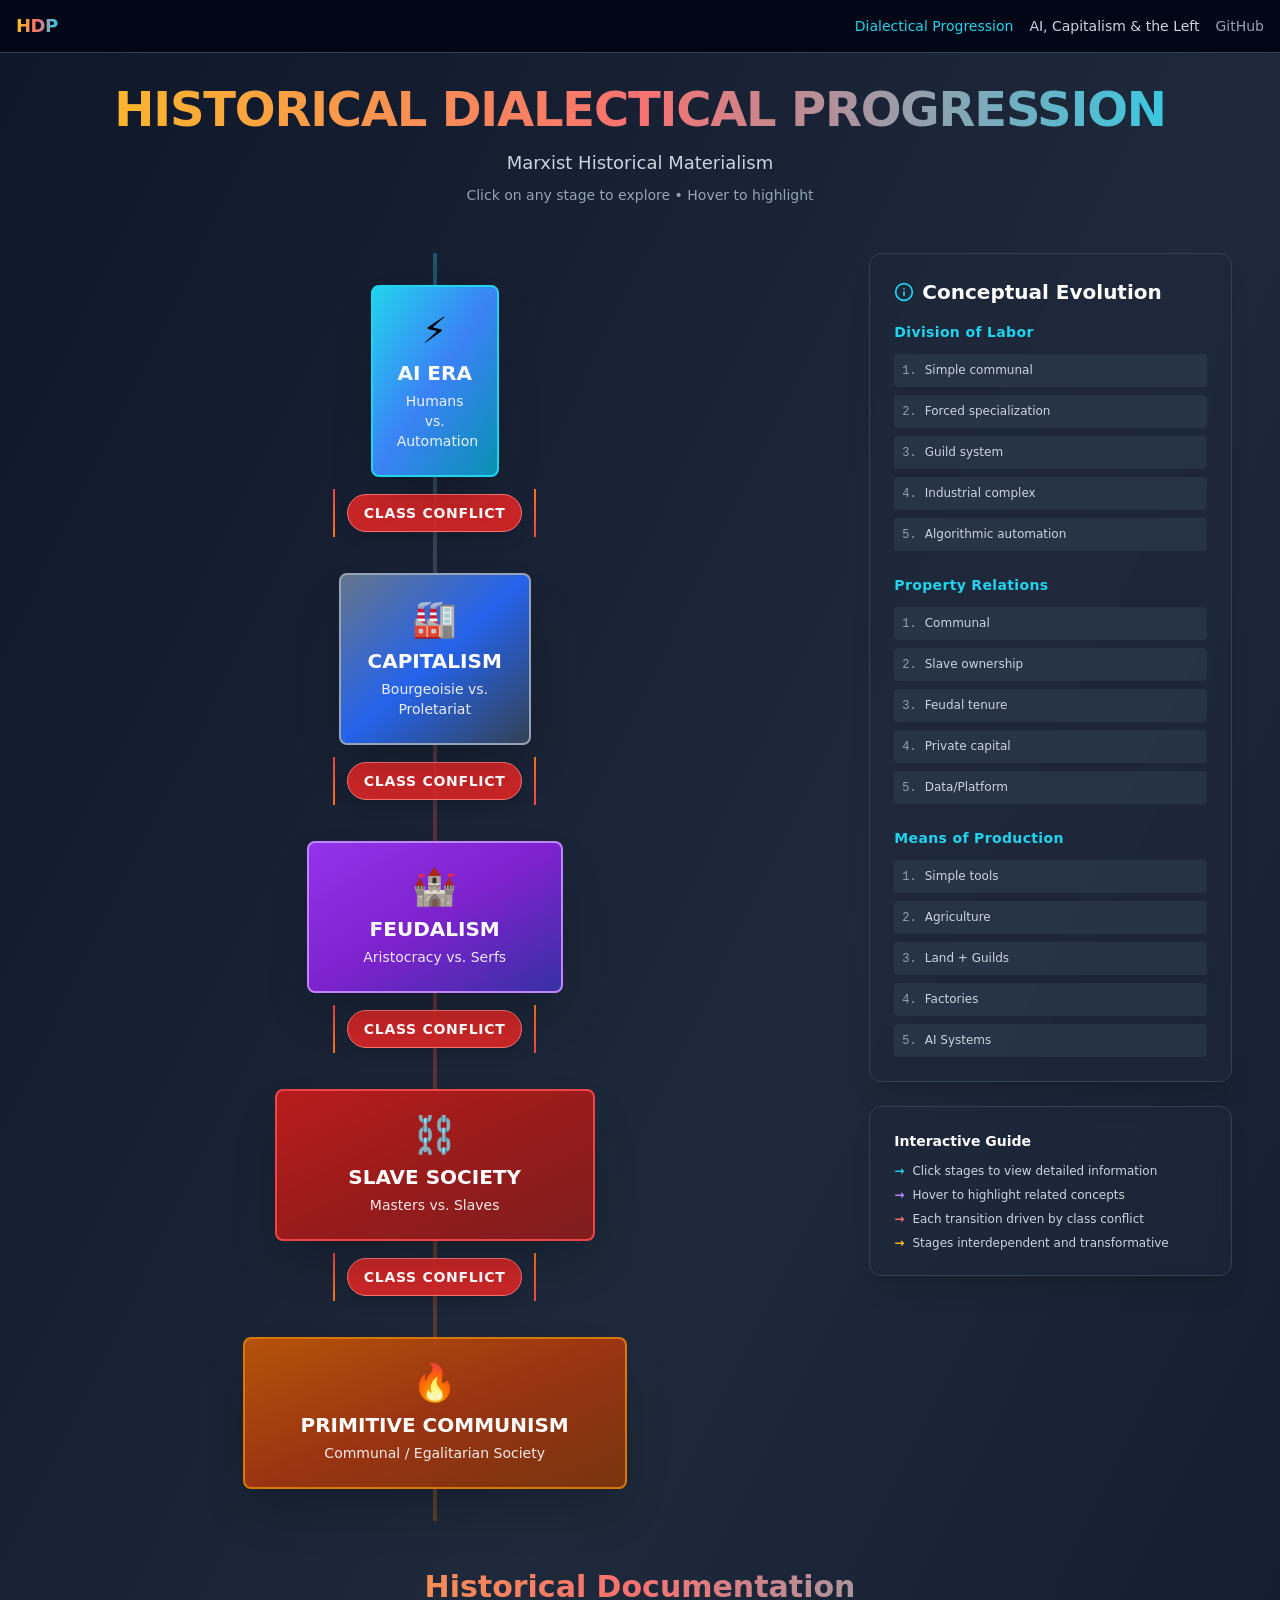
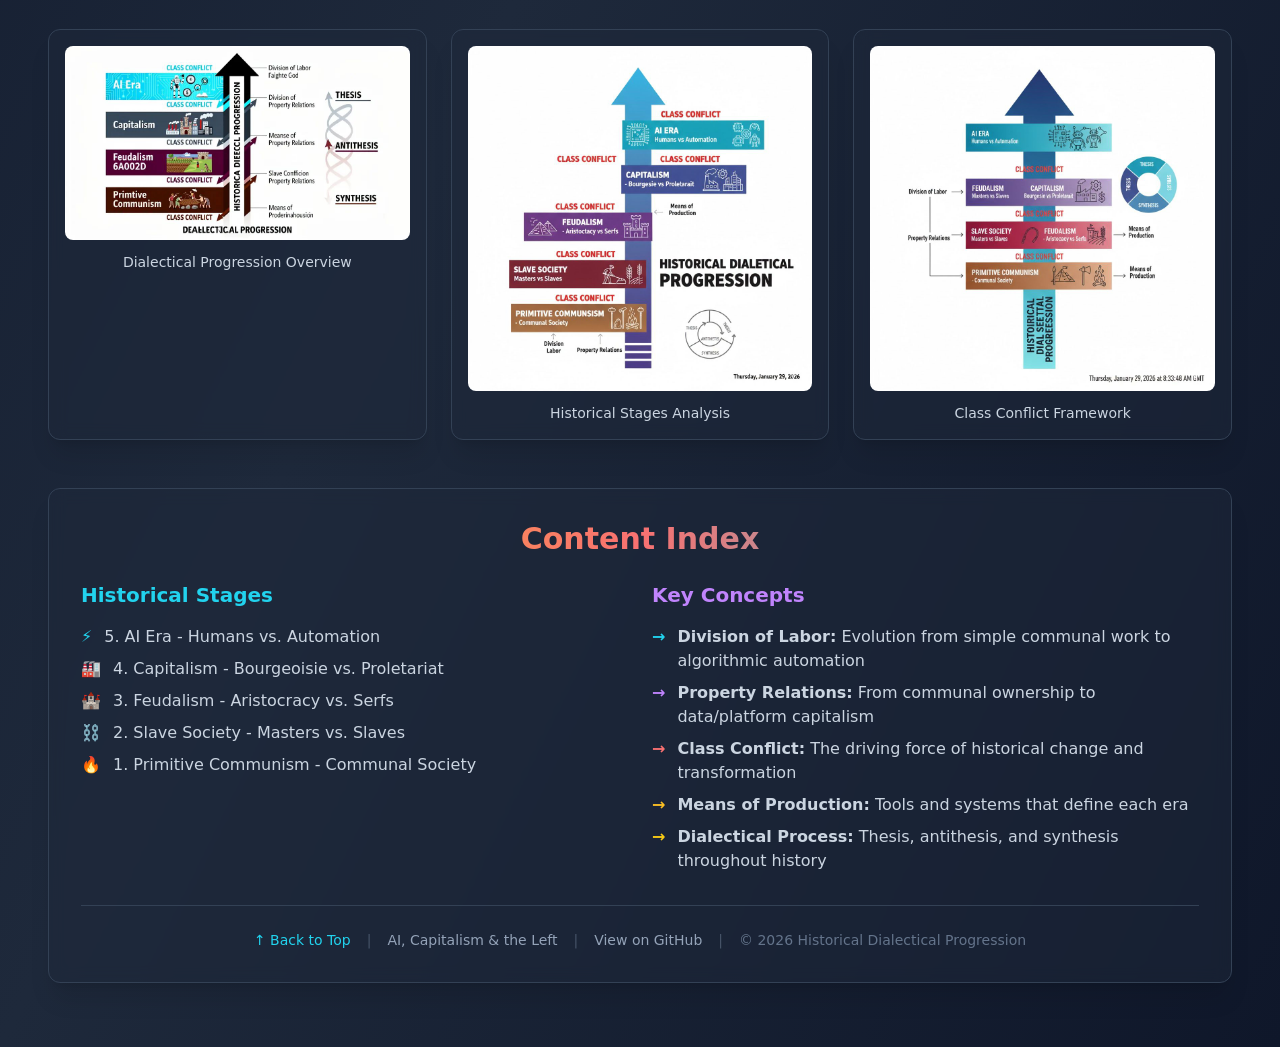
<file: index.html>
<!DOCTYPE html>
<html lang="en">
<head>
    <meta charset="UTF-8">
    <meta name="viewport" content="width=device-width, initial-scale=1.0">
    <title>Historical Dialectical Progression - Marxist Materialism</title>

    <!-- Precompiled Tailwind CSS (production) -->
    <link rel="stylesheet" href="styles.css">

    <style>
        body { margin: 0; padding: 0; overflow-x: hidden; }
        html { scroll-behavior: smooth; }
        @media (max-width: 640px) { .pyramid-stage { max-width: 90vw; } }
        @media (max-width: 768px) { .pyramid-stage { padding: 1rem; } }
        .historical-docs img { max-width: 100%; height: auto; }

        @keyframes fadeInUp { from { opacity: 0; transform: translateY(30px); } to { opacity: 1; transform: translateY(0); } }
        @keyframes fadeIn { from { opacity: 0; } to { opacity: 1; } }
        .animate-fadeIn { animation: fadeIn 0.3s ease-out; }
    </style>
</head>
<body class="bg-slate-900">
    <!-- Main Menu (shared across all pages) -->
    <nav class="sticky top-0 z-[60] bg-slate-950/90 backdrop-blur border-b border-slate-700">
      <div class="max-w-7xl mx-auto px-4 py-3 flex flex-wrap items-center justify-between gap-3">
        <a href="index.html" class="text-transparent bg-clip-text bg-gradient-to-r from-amber-400 via-red-400 to-cyan-400 font-bold tracking-tight text-lg">HDP</a>
        <div class="flex flex-wrap items-center gap-4 text-sm">
          <a href="index.html" class="text-cyan-400 hover:text-white transition-colors">Dialectical Progression</a>
          <a href="ai-capitalism-and-the-left.html" class="text-slate-300 hover:text-white transition-colors">AI, Capitalism &amp; the Left</a>
          <a href="https://github.com/rifaterdemsahin/historical-dialectical-progression" target="_blank" rel="noopener noreferrer" class="text-slate-400 hover:text-white transition-colors">GitHub</a>
        </div>
      </div>
    </nav>

    <div id="top" class="min-h-screen bg-gradient-to-br from-slate-900 via-slate-800 to-slate-900 p-8 font-sans overflow-x-hidden">
      <!-- Header -->
      <div class="max-w-7xl mx-auto mb-12 text-center px-4">
        <h1 class="text-3xl sm:text-4xl md:text-5xl font-bold text-transparent bg-clip-text bg-gradient-to-r from-amber-400 via-red-400 to-cyan-400 mb-4 tracking-tight">
          HISTORICAL DIALECTICAL PROGRESSION
        </h1>
        <p class="text-slate-300 text-base md:text-lg mb-2">Marxist Historical Materialism</p>
        <p class="text-slate-400 text-xs sm:text-sm">Click on any stage to explore • Hover to highlight</p>
      </div>

      <div class="max-w-7xl mx-auto grid lg:grid-cols-3 gap-8 lg:gap-12 px-4">
        <!-- Pyramid Visualization -->
        <div class="lg:col-span-2">
          <div class="relative">
            <!-- Vertical Arrow -->
            <div class="absolute left-1/2 -translate-x-1/2 top-0 bottom-0 w-1 bg-gradient-to-t from-amber-600 via-red-500 to-cyan-400 opacity-30"></div>

            <!-- Pyramid Stages -->
            <div class="relative flex flex-col items-center gap-6 py-8">

              <div class="flex flex-col items-center w-full">
                <div data-stage="5" class="stage-block w-32 transition-all duration-500 cursor-pointer transform hover:scale-105 hover:-translate-y-2" style="animation: fadeInUp 0.8s ease-out 0s backwards;">
                  <div class="stage-card relative bg-gradient-to-br from-cyan-400 via-blue-500 to-cyan-600 p-6 rounded-lg border-2 border-cyan-400 shadow-2xl">
                    <div class="text-4xl mb-2 text-center">⚡</div>
                    <h3 class="text-xl font-bold text-white text-center mb-1">AI ERA</h3>
                    <p class="text-sm text-white/90 text-center font-medium">Humans vs. Automation</p>
                  </div>
                </div>
                <div class="my-3 flex items-center gap-3">
                  <div class="h-12 w-0.5 bg-gradient-to-b from-red-500 to-orange-500 animate-pulse"></div>
                  <div class="px-4 py-2 bg-red-600/90 rounded-full border border-red-400 shadow-lg"><p class="text-white font-bold text-sm tracking-wider">CLASS CONFLICT</p></div>
                  <div class="h-12 w-0.5 bg-gradient-to-b from-orange-500 to-red-500 animate-pulse"></div>
                </div>
              </div>

              <div class="flex flex-col items-center w-full">
                <div data-stage="4" class="stage-block w-48 transition-all duration-500 cursor-pointer transform hover:scale-105 hover:-translate-y-2" style="animation: fadeInUp 0.8s ease-out 0.2s backwards;">
                  <div class="stage-card relative bg-gradient-to-br from-slate-500 via-blue-600 to-slate-700 p-6 rounded-lg border-2 border-slate-400 shadow-2xl">
                    <div class="text-4xl mb-2 text-center">🏭</div>
                    <h3 class="text-xl font-bold text-white text-center mb-1">CAPITALISM</h3>
                    <p class="text-sm text-white/90 text-center font-medium">Bourgeoisie vs. Proletariat</p>
                  </div>
                </div>
                <div class="my-3 flex items-center gap-3">
                  <div class="h-12 w-0.5 bg-gradient-to-b from-red-500 to-orange-500 animate-pulse"></div>
                  <div class="px-4 py-2 bg-red-600/90 rounded-full border border-red-400 shadow-lg"><p class="text-white font-bold text-sm tracking-wider">CLASS CONFLICT</p></div>
                  <div class="h-12 w-0.5 bg-gradient-to-b from-orange-500 to-red-500 animate-pulse"></div>
                </div>
              </div>

              <div class="flex flex-col items-center w-full">
                <div data-stage="3" class="stage-block w-64 transition-all duration-500 cursor-pointer transform hover:scale-105 hover:-translate-y-2" style="animation: fadeInUp 0.8s ease-out 0.4s backwards;">
                  <div class="stage-card relative bg-gradient-to-br from-purple-600 via-purple-700 to-indigo-800 p-6 rounded-lg border-2 border-purple-400 shadow-2xl">
                    <div class="text-4xl mb-2 text-center">🏰</div>
                    <h3 class="text-xl font-bold text-white text-center mb-1">FEUDALISM</h3>
                    <p class="text-sm text-white/90 text-center font-medium">Aristocracy vs. Serfs</p>
                  </div>
                </div>
                <div class="my-3 flex items-center gap-3">
                  <div class="h-12 w-0.5 bg-gradient-to-b from-red-500 to-orange-500 animate-pulse"></div>
                  <div class="px-4 py-2 bg-red-600/90 rounded-full border border-red-400 shadow-lg"><p class="text-white font-bold text-sm tracking-wider">CLASS CONFLICT</p></div>
                  <div class="h-12 w-0.5 bg-gradient-to-b from-orange-500 to-red-500 animate-pulse"></div>
                </div>
              </div>

              <div class="flex flex-col items-center w-full">
                <div data-stage="2" class="stage-block w-80 transition-all duration-500 cursor-pointer transform hover:scale-105 hover:-translate-y-2" style="animation: fadeInUp 0.8s ease-out 0.6s backwards;">
                  <div class="stage-card relative bg-gradient-to-br from-red-700 via-red-800 to-red-900 p-6 rounded-lg border-2 border-red-500 shadow-2xl">
                    <div class="text-4xl mb-2 text-center">⛓️</div>
                    <h3 class="text-xl font-bold text-white text-center mb-1">SLAVE SOCIETY</h3>
                    <p class="text-sm text-white/90 text-center font-medium">Masters vs. Slaves</p>
                  </div>
                </div>
                <div class="my-3 flex items-center gap-3">
                  <div class="h-12 w-0.5 bg-gradient-to-b from-red-500 to-orange-500 animate-pulse"></div>
                  <div class="px-4 py-2 bg-red-600/90 rounded-full border border-red-400 shadow-lg"><p class="text-white font-bold text-sm tracking-wider">CLASS CONFLICT</p></div>
                  <div class="h-12 w-0.5 bg-gradient-to-b from-orange-500 to-red-500 animate-pulse"></div>
                </div>
              </div>

              <div class="flex flex-col items-center w-full">
                <div data-stage="1" class="stage-block w-96 transition-all duration-500 cursor-pointer transform hover:scale-105 hover:-translate-y-2" style="animation: fadeInUp 0.8s ease-out 0.8s backwards;">
                  <div class="stage-card relative bg-gradient-to-br from-amber-700 via-orange-800 to-amber-900 p-6 rounded-lg border-2 border-amber-600 shadow-2xl">
                    <div class="text-4xl mb-2 text-center">🔥</div>
                    <h3 class="text-xl font-bold text-white text-center mb-1">PRIMITIVE COMMUNISM</h3>
                    <p class="text-sm text-white/90 text-center font-medium">Communal / Egalitarian Society</p>
                  </div>
                </div>
              </div>

            </div>
          </div>
        </div>

        <!-- Side Panel - Concepts Evolution -->
        <div class="lg:col-span-1 space-y-6">
          <div class="bg-slate-800/50 backdrop-blur border border-slate-700 rounded-xl p-6 shadow-xl">
            <div class="flex items-center gap-2 mb-4">
              <svg class="w-5 h-5 text-cyan-400" width="24" height="24" viewBox="0 0 24 24" fill="none" stroke="currentColor" stroke-width="2" stroke-linecap="round" stroke-linejoin="round"><circle cx="12" cy="12" r="10"></circle><line x1="12" y1="16" x2="12" y2="12"></line><line x1="12" y1="8" x2="12.01" y2="8"></line></svg>
              <h2 class="text-xl font-bold text-white">Conceptual Evolution</h2>
            </div>

            <div class="mb-6">
              <h3 class="text-cyan-400 font-bold mb-3 text-sm tracking-wide">Division of Labor</h3>
              <div class="space-y-2">
                <div data-concept="1" class="concept-row text-xs p-2 rounded bg-slate-700/50 text-slate-300 transition-all duration-300"><span class="font-mono text-slate-400 mr-2">1.</span>Simple communal</div>
                <div data-concept="2" class="concept-row text-xs p-2 rounded bg-slate-700/50 text-slate-300 transition-all duration-300"><span class="font-mono text-slate-400 mr-2">2.</span>Forced specialization</div>
                <div data-concept="3" class="concept-row text-xs p-2 rounded bg-slate-700/50 text-slate-300 transition-all duration-300"><span class="font-mono text-slate-400 mr-2">3.</span>Guild system</div>
                <div data-concept="4" class="concept-row text-xs p-2 rounded bg-slate-700/50 text-slate-300 transition-all duration-300"><span class="font-mono text-slate-400 mr-2">4.</span>Industrial complex</div>
                <div data-concept="5" class="concept-row text-xs p-2 rounded bg-slate-700/50 text-slate-300 transition-all duration-300"><span class="font-mono text-slate-400 mr-2">5.</span>Algorithmic automation</div>
              </div>
            </div>

            <div class="mb-6">
              <h3 class="text-cyan-400 font-bold mb-3 text-sm tracking-wide">Property Relations</h3>
              <div class="space-y-2">
                <div data-concept="1" class="concept-row text-xs p-2 rounded bg-slate-700/50 text-slate-300 transition-all duration-300"><span class="font-mono text-slate-400 mr-2">1.</span>Communal</div>
                <div data-concept="2" class="concept-row text-xs p-2 rounded bg-slate-700/50 text-slate-300 transition-all duration-300"><span class="font-mono text-slate-400 mr-2">2.</span>Slave ownership</div>
                <div data-concept="3" class="concept-row text-xs p-2 rounded bg-slate-700/50 text-slate-300 transition-all duration-300"><span class="font-mono text-slate-400 mr-2">3.</span>Feudal tenure</div>
                <div data-concept="4" class="concept-row text-xs p-2 rounded bg-slate-700/50 text-slate-300 transition-all duration-300"><span class="font-mono text-slate-400 mr-2">4.</span>Private capital</div>
                <div data-concept="5" class="concept-row text-xs p-2 rounded bg-slate-700/50 text-slate-300 transition-all duration-300"><span class="font-mono text-slate-400 mr-2">5.</span>Data/Platform</div>
              </div>
            </div>

            <div class="mb-0">
              <h3 class="text-cyan-400 font-bold mb-3 text-sm tracking-wide">Means of Production</h3>
              <div class="space-y-2">
                <div data-concept="1" class="concept-row text-xs p-2 rounded bg-slate-700/50 text-slate-300 transition-all duration-300"><span class="font-mono text-slate-400 mr-2">1.</span>Simple tools</div>
                <div data-concept="2" class="concept-row text-xs p-2 rounded bg-slate-700/50 text-slate-300 transition-all duration-300"><span class="font-mono text-slate-400 mr-2">2.</span>Agriculture</div>
                <div data-concept="3" class="concept-row text-xs p-2 rounded bg-slate-700/50 text-slate-300 transition-all duration-300"><span class="font-mono text-slate-400 mr-2">3.</span>Land + Guilds</div>
                <div data-concept="4" class="concept-row text-xs p-2 rounded bg-slate-700/50 text-slate-300 transition-all duration-300"><span class="font-mono text-slate-400 mr-2">4.</span>Factories</div>
                <div data-concept="5" class="concept-row text-xs p-2 rounded bg-slate-700/50 text-slate-300 transition-all duration-300"><span class="font-mono text-slate-400 mr-2">5.</span>AI Systems</div>
              </div>
            </div>
          </div>

          <!-- Legend -->
          <div class="bg-slate-800/50 backdrop-blur border border-slate-700 rounded-xl p-6 shadow-xl">
            <h3 class="text-white font-bold mb-3 text-sm">Interactive Guide</h3>
            <ul class="space-y-2 text-xs text-slate-300">
              <li class="flex items-start gap-2"><span class="text-cyan-400 font-bold">→</span><span>Click stages to view detailed information</span></li>
              <li class="flex items-start gap-2"><span class="text-purple-400 font-bold">→</span><span>Hover to highlight related concepts</span></li>
              <li class="flex items-start gap-2"><span class="text-red-400 font-bold">→</span><span>Each transition driven by class conflict</span></li>
              <li class="flex items-start gap-2"><span class="text-amber-400 font-bold">→</span><span>Stages interdependent and transformative</span></li>
            </ul>
          </div>
        </div>
      </div>

      <!-- Detail Modal -->
      <div id="modal" class="hidden fixed inset-0 bg-black/80 backdrop-blur-sm flex items-center justify-center p-4 z-50 animate-fadeIn">
        <div id="modal-card" class="bg-slate-800 rounded-2xl max-w-2xl w-full p-8 border border-slate-700 shadow-2xl">
          <div class="flex justify-between items-start mb-6">
            <div>
              <h2 id="modal-name" class="text-3xl font-bold text-white mb-2"></h2>
              <p id="modal-conflict" class="text-lg text-slate-300"></p>
            </div>
            <button id="modal-close" class="text-slate-400 hover:text-white transition-colors" aria-label="Close">
              <svg class="w-6 h-6" width="24" height="24" viewBox="0 0 24 24" fill="none" stroke="currentColor" stroke-width="2" stroke-linecap="round" stroke-linejoin="round"><line x1="18" y1="6" x2="6" y2="18"></line><line x1="6" y1="6" x2="18" y2="18"></line></svg>
            </button>
          </div>
          <div class="space-y-4 text-slate-300">
            <p id="modal-desc" class="text-base leading-relaxed"></p>
            <div class="grid grid-cols-1 gap-3 mt-6">
              <div class="bg-slate-900/50 p-4 rounded-lg border border-slate-700">
                <h4 class="text-cyan-400 font-bold text-sm mb-2">Means of Production</h4>
                <p id="modal-production" class="text-sm"></p>
              </div>
              <div class="bg-slate-900/50 p-4 rounded-lg border border-slate-700">
                <h4 class="text-purple-400 font-bold text-sm mb-2">Division of Labor</h4>
                <p id="modal-labor" class="text-sm"></p>
              </div>
              <div class="bg-slate-900/50 p-4 rounded-lg border border-slate-700">
                <h4 class="text-amber-400 font-bold text-sm mb-2">Property Relations</h4>
                <p id="modal-property" class="text-sm"></p>
              </div>
            </div>
          </div>
        </div>
      </div>

      <!-- Historical Documentation Images -->
      <div class="historical-docs max-w-7xl mx-auto mt-12 px-4">
        <h2 class="text-3xl font-bold text-transparent bg-clip-text bg-gradient-to-r from-amber-400 via-red-400 to-cyan-400 mb-6 text-center">Historical Documentation</h2>
        <div class="grid grid-cols-1 md:grid-cols-2 lg:grid-cols-3 gap-6">
          <div class="bg-slate-800/50 backdrop-blur border border-slate-700 rounded-xl p-4 shadow-xl hover:scale-105 focus-within:scale-105 transition-transform duration-300">
            <img src="dialectical-progression-layers-overview.jpeg" alt="Layered diagram of the five stages with Thesis, Antithesis, Synthesis spiral" class="w-full h-auto rounded-lg mb-3">
            <p class="text-slate-300 text-sm text-center">Dialectical Progression Overview</p>
          </div>
          <div class="bg-slate-800/50 backdrop-blur border border-slate-700 rounded-xl p-4 shadow-xl hover:scale-105 focus-within:scale-105 transition-transform duration-300">
            <img src="dialectical-progression-stages-arrow.jpeg" alt="Upward arrow showing the five historical stages from Primitive Communism to the AI Era" class="w-full h-auto rounded-lg mb-3">
            <p class="text-slate-300 text-sm text-center">Historical Stages Analysis</p>
          </div>
          <div class="bg-slate-800/50 backdrop-blur border border-slate-700 rounded-xl p-4 shadow-xl hover:scale-105 focus-within:scale-105 transition-transform duration-300">
            <img src="dialectical-progression-class-conflict-framework.jpeg" alt="Class conflict framework mapping division of labor, property relations, and means of production" class="w-full h-auto rounded-lg mb-3">
            <p class="text-slate-300 text-sm text-center">Class Conflict Framework</p>
          </div>
        </div>
      </div>

      <!-- Index Section -->
      <div class="max-w-7xl mx-auto mt-12 mb-8 px-4">
        <div class="bg-slate-800/50 backdrop-blur border border-slate-700 rounded-xl p-8 shadow-xl">
          <h2 id="content-index" class="text-3xl font-bold text-transparent bg-clip-text bg-gradient-to-r from-amber-400 via-red-400 to-cyan-400 mb-6 text-center">Content Index</h2>
          <div class="grid grid-cols-1 md:grid-cols-2 gap-6">
            <div>
              <h3 class="text-xl font-bold text-cyan-400 mb-4">Historical Stages</h3>
              <ul class="space-y-2 text-slate-300">
                <li data-stage="5" class="index-item flex items-center gap-3 hover:text-white transition-colors cursor-pointer"><span class="text-cyan-400">⚡</span><span>5. AI Era - Humans vs. Automation</span></li>
                <li data-stage="4" class="index-item flex items-center gap-3 hover:text-white transition-colors cursor-pointer"><span class="text-blue-400">🏭</span><span>4. Capitalism - Bourgeoisie vs. Proletariat</span></li>
                <li data-stage="3" class="index-item flex items-center gap-3 hover:text-white transition-colors cursor-pointer"><span class="text-purple-400">🏰</span><span>3. Feudalism - Aristocracy vs. Serfs</span></li>
                <li data-stage="2" class="index-item flex items-center gap-3 hover:text-white transition-colors cursor-pointer"><span class="text-red-400">⛓️</span><span>2. Slave Society - Masters vs. Slaves</span></li>
                <li data-stage="1" class="index-item flex items-center gap-3 hover:text-white transition-colors cursor-pointer"><span class="text-amber-400">🔥</span><span>1. Primitive Communism - Communal Society</span></li>
              </ul>
            </div>
            <div>
              <h3 class="text-xl font-bold text-purple-400 mb-4">Key Concepts</h3>
              <ul class="space-y-2 text-slate-300">
                <li class="flex items-start gap-3"><span class="text-cyan-400 font-bold">→</span><span><strong>Division of Labor:</strong> Evolution from simple communal work to algorithmic automation</span></li>
                <li class="flex items-start gap-3"><span class="text-purple-400 font-bold">→</span><span><strong>Property Relations:</strong> From communal ownership to data/platform capitalism</span></li>
                <li class="flex items-start gap-3"><span class="text-red-400 font-bold">→</span><span><strong>Class Conflict:</strong> The driving force of historical change and transformation</span></li>
                <li class="flex items-start gap-3"><span class="text-amber-400 font-bold">→</span><span><strong>Means of Production:</strong> Tools and systems that define each era</span></li>
                <li class="flex items-start gap-3"><span class="text-yellow-400 font-bold">→</span><span><strong>Dialectical Process:</strong> Thesis, antithesis, and synthesis throughout history</span></li>
              </ul>
            </div>
          </div>

          <!-- Footer Navigation -->
          <div class="mt-8 pt-6 border-t border-slate-700">
            <div class="flex flex-wrap justify-center gap-4 text-sm">
              <a href="#top" class="text-cyan-400 hover:text-cyan-300 transition-colors">↑ Back to Top</a>
              <span class="text-slate-600">|</span>
              <a href="ai-capitalism-and-the-left.html" class="text-slate-400 hover:text-white transition-colors">AI, Capitalism &amp; the Left</a>
              <span class="text-slate-600">|</span>
              <a href="https://github.com/rifaterdemsahin/historical-dialectical-progression" class="text-slate-400 hover:text-white transition-colors" target="_blank" rel="noopener noreferrer">View on GitHub</a>
              <span class="text-slate-600">|</span>
              <span class="text-slate-500">© 2026 Historical Dialectical Progression</span>
            </div>
          </div>
        </div>
      </div>
    </div>

    <!-- Safelist holder for classes only applied dynamically via JS -->
    <div class="hidden bg-white/20 text-white ring-4 ring-yellow-400 ring-white/30"></div>

    <script>
      (function () {
        var stageData = {
          5: { name: "AI ERA", conflict: "Humans vs. Automation", description: "Emerging tensions between human labor and autonomous systems. Algorithmic control of production.", production: "AI, Robotics, Algorithmic Control", labor: "Automated → Human oversight", property: "Data ownership, Platform capitalism" },
          4: { name: "CAPITALISM", conflict: "Bourgeoisie vs. Proletariat", description: "Private ownership of means of production. Wage labor system. Capital accumulation.", production: "Factories, Machinery, Capital", labor: "Complex industrial division", property: "Private property, Concentrated wealth" },
          3: { name: "FEUDALISM", conflict: "Aristocracy vs. Serfs", description: "Land-based economy. Hereditary aristocracy. Serfdom and manorial system.", production: "Land, Guild Workshops", labor: "Agricultural + Craft guilds", property: "Feudal land tenure" },
          2: { name: "SLAVE SOCIETY", conflict: "Masters vs. Slaves", description: "Direct ownership of human beings as property. Forced labor extraction.", production: "Agricultural Tools, Workshops", labor: "Forced labor specialization", property: "Slave ownership, Land estates" },
          1: { name: "PRIMITIVE COMMUNISM", conflict: "Communal / Egalitarian Society", description: "Classless society. Collective ownership. Subsistence production.", production: "Hunting, Gathering Tools", labor: "Simple, communal work", property: "Communal ownership" }
        };

        var modal = document.getElementById('modal');
        var modalCard = document.getElementById('modal-card');

        function openModal(id) {
          var d = stageData[id];
          if (!d) return;
          document.getElementById('modal-name').textContent = d.name;
          document.getElementById('modal-conflict').textContent = d.conflict;
          document.getElementById('modal-desc').textContent = d.description;
          document.getElementById('modal-production').textContent = d.production;
          document.getElementById('modal-labor').textContent = d.labor;
          document.getElementById('modal-property').textContent = d.property;
          modal.classList.remove('hidden');
        }
        function closeModal() { modal.classList.add('hidden'); }

        document.getElementById('modal-close').addEventListener('click', closeModal);
        modal.addEventListener('click', function (e) { if (e.target === modal) closeModal(); });
        modalCard.addEventListener('click', function (e) { e.stopPropagation(); });
        document.addEventListener('keydown', function (e) { if (e.key === 'Escape') closeModal(); });

        var conceptRows = Array.prototype.slice.call(document.querySelectorAll('.concept-row'));
        function highlightConcepts(id, on) {
          conceptRows.forEach(function (row) {
            if (row.getAttribute('data-concept') === String(id)) {
              row.classList.toggle('bg-white/20', on);
              row.classList.toggle('text-white', on);
              row.classList.toggle('bg-slate-700/50', !on);
              row.classList.toggle('text-slate-300', !on);
            }
          });
        }

        Array.prototype.slice.call(document.querySelectorAll('.stage-block')).forEach(function (el) {
          var id = el.getAttribute('data-stage');
          var card = el.querySelector('.stage-card');
          el.addEventListener('click', function () { openModal(id); });
          el.addEventListener('mouseenter', function () { highlightConcepts(id, true); card.classList.add('ring-4', 'ring-white/30'); });
          el.addEventListener('mouseleave', function () { highlightConcepts(id, false); card.classList.remove('ring-4', 'ring-white/30'); });
        });

        Array.prototype.slice.call(document.querySelectorAll('.index-item')).forEach(function (el) {
          el.addEventListener('click', function () { openModal(el.getAttribute('data-stage')); });
        });
      })();
    </script>
</body>
</html>
</file>
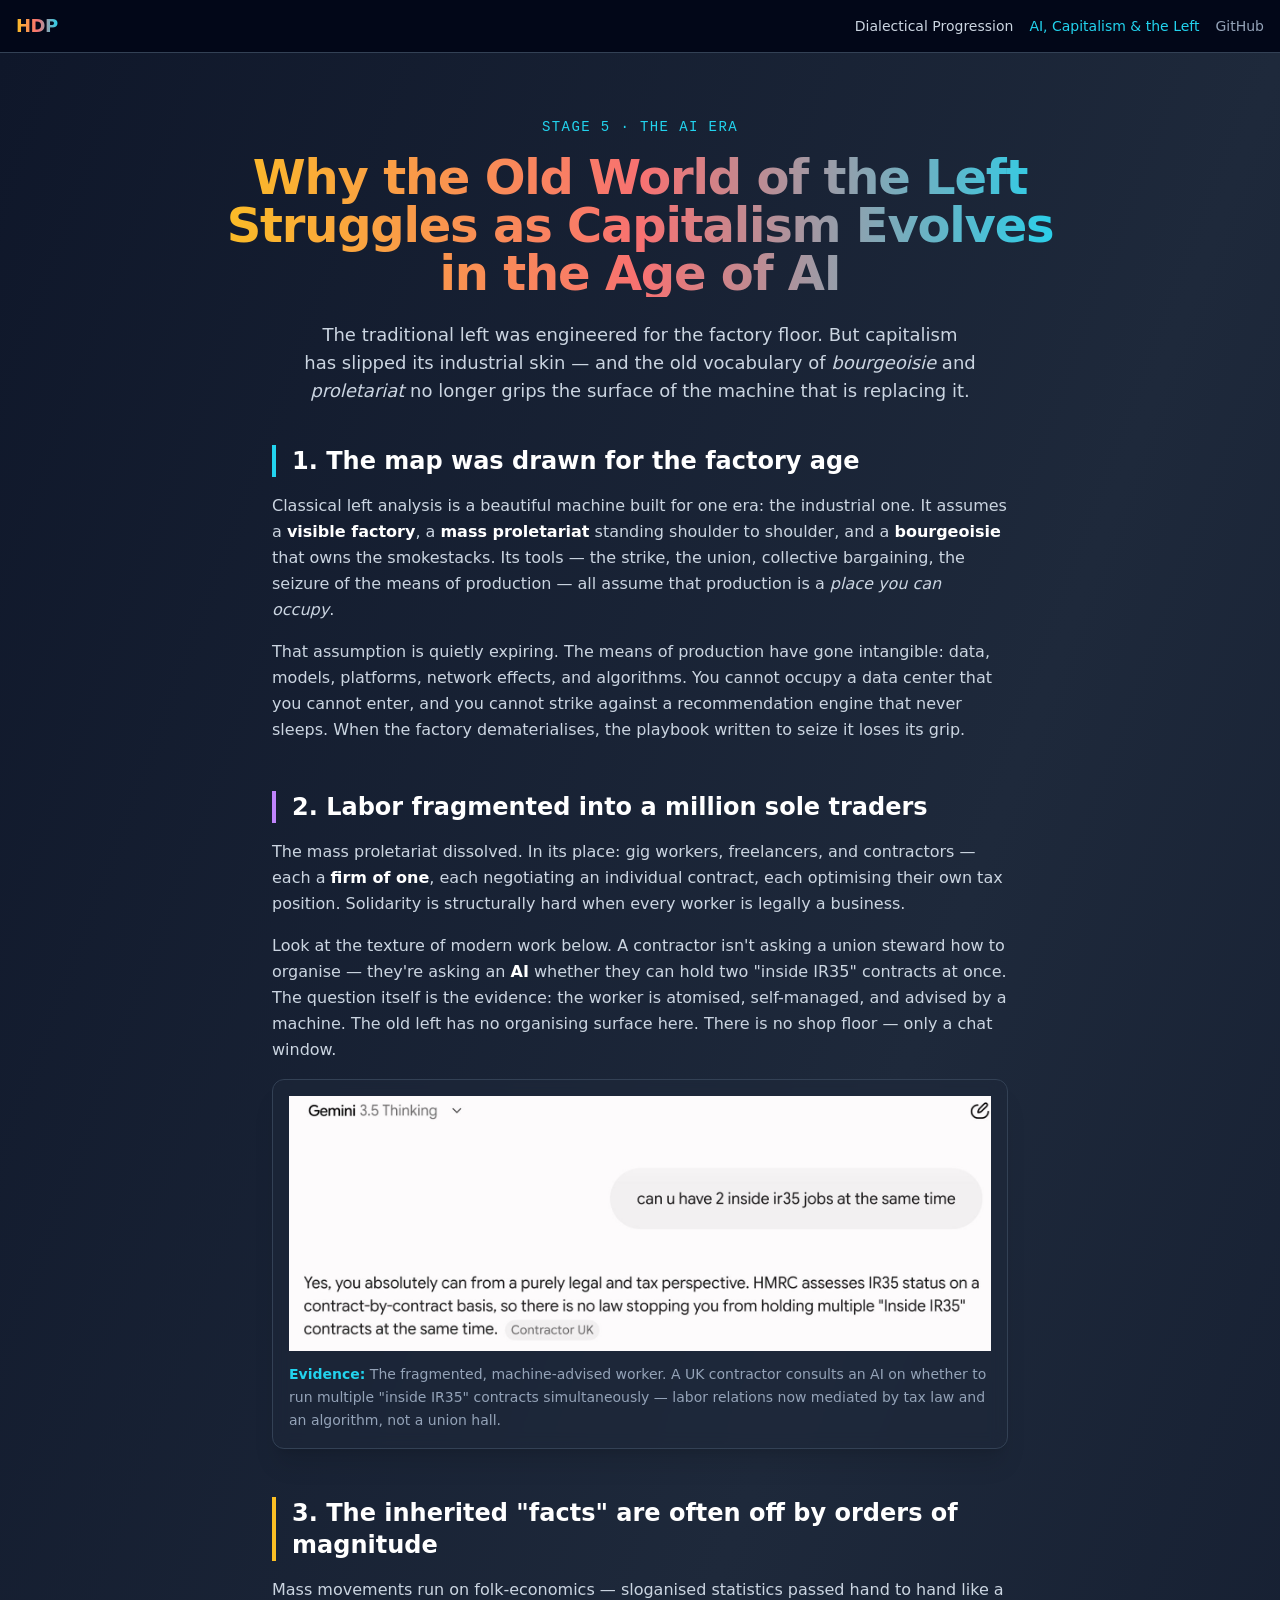
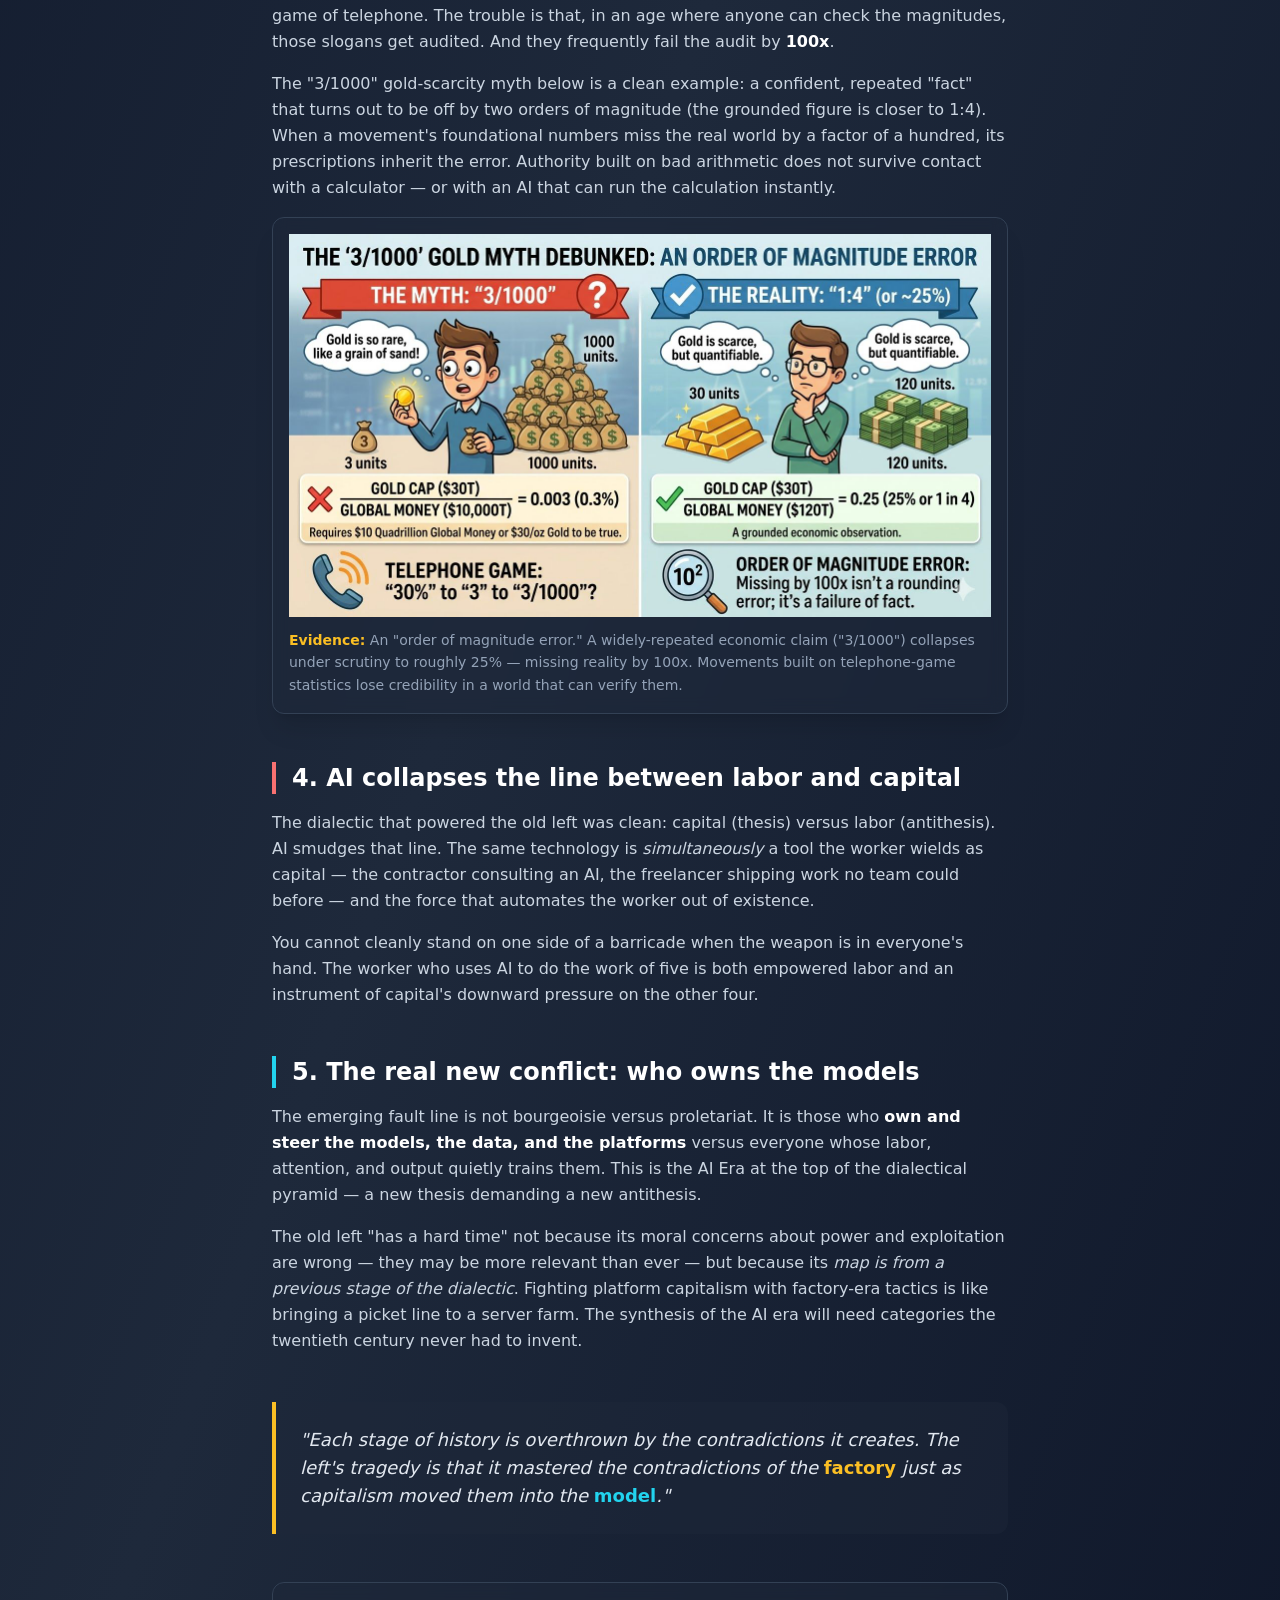
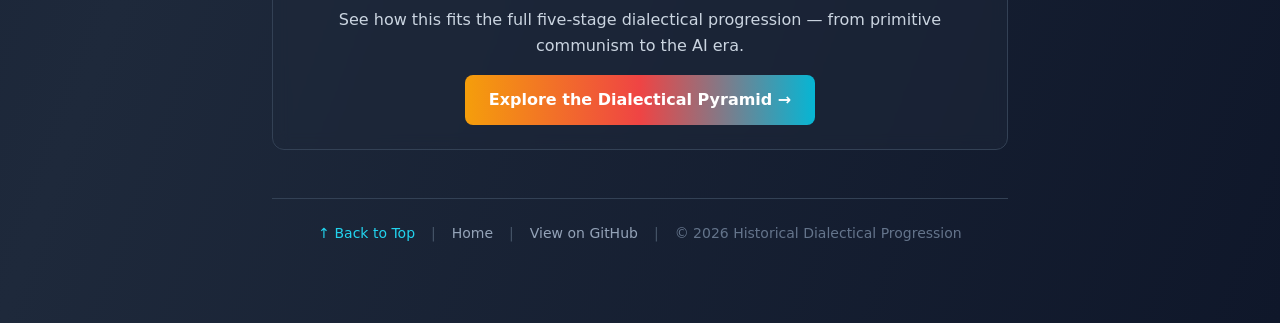
<file: ai-capitalism-and-the-left.html>
<!DOCTYPE html>
<html lang="en">
<head>
    <meta charset="UTF-8">
    <meta name="viewport" content="width=device-width, initial-scale=1.0">
    <title>AI, Capitalism & the Old Left — Historical Dialectical Progression</title>

    <!-- Precompiled Tailwind CSS (production) -->
    <link rel="stylesheet" href="styles.css">

    <style>
        html { scroll-behavior: smooth; }
        body { margin: 0; padding: 0; overflow-x: hidden; }
        figure img { max-width: 100%; height: auto; }
    </style>
</head>
<body class="bg-slate-900">
    <!-- Main Menu (shared across all pages) -->
    <nav class="sticky top-0 z-[60] bg-slate-950/90 backdrop-blur border-b border-slate-700">
      <div class="max-w-7xl mx-auto px-4 py-3 flex flex-wrap items-center justify-between gap-3">
        <a href="index.html" class="text-transparent bg-clip-text bg-gradient-to-r from-amber-400 via-red-400 to-cyan-400 font-bold tracking-tight text-lg">HDP</a>
        <div class="flex flex-wrap items-center gap-4 text-sm">
          <a href="index.html" class="text-slate-300 hover:text-white transition-colors">Dialectical Progression</a>
          <a href="ai-capitalism-and-the-left.html" class="text-cyan-400 hover:text-white transition-colors">AI, Capitalism &amp; the Left</a>
          <a href="https://github.com/rifaterdemsahin/historical-dialectical-progression" target="_blank" rel="noopener noreferrer" class="text-slate-400 hover:text-white transition-colors">GitHub</a>
        </div>
      </div>
    </nav>

    <main id="top" class="min-h-screen bg-gradient-to-br from-slate-900 via-slate-800 to-slate-900 font-sans">
      <!-- Header -->
      <header class="max-w-4xl mx-auto px-4 pt-16 pb-10 text-center">
        <p class="text-cyan-400 text-xs sm:text-sm font-mono tracking-widest uppercase mb-4">Stage 5 · The AI Era</p>
        <h1 class="text-3xl sm:text-4xl md:text-5xl font-bold text-transparent bg-clip-text bg-gradient-to-r from-amber-400 via-red-400 to-cyan-400 mb-6 tracking-tight leading-tight">
          Why the Old World of the Left Struggles as Capitalism Evolves in the Age of AI
        </h1>
        <p class="text-slate-300 text-base md:text-lg max-w-2xl mx-auto leading-relaxed">
          The traditional left was engineered for the factory floor. But capitalism has slipped its industrial skin —
          and the old vocabulary of <em>bourgeoisie</em> and <em>proletariat</em> no longer grips the surface of the machine that is replacing it.
        </p>
      </header>

      <article class="max-w-3xl mx-auto px-4 pb-20 space-y-12 text-slate-300 leading-relaxed">

        <!-- Section 1 -->
        <section class="space-y-4">
          <h2 class="text-2xl font-bold text-white border-l-4 border-cyan-400 pl-4">1. The map was drawn for the factory age</h2>
          <p>
            Classical left analysis is a beautiful machine built for one era: the industrial one. It assumes a
            <strong class="text-white">visible factory</strong>, a <strong class="text-white">mass proletariat</strong> standing shoulder to shoulder,
            and a <strong class="text-white">bourgeoisie</strong> that owns the smokestacks. Its tools — the strike, the union, collective bargaining,
            the seizure of the means of production — all assume that production is a <em>place you can occupy</em>.
          </p>
          <p>
            That assumption is quietly expiring. The means of production have gone intangible: data, models, platforms, network effects, and
            algorithms. You cannot occupy a data center that you cannot enter, and you cannot strike against a recommendation engine that never sleeps.
            When the factory dematerialises, the playbook written to seize it loses its grip.
          </p>
        </section>

        <!-- Section 2 -->
        <section class="space-y-4">
          <h2 class="text-2xl font-bold text-white border-l-4 border-purple-400 pl-4">2. Labor fragmented into a million sole traders</h2>
          <p>
            The mass proletariat dissolved. In its place: gig workers, freelancers, and contractors — each a <strong class="text-white">firm of one</strong>,
            each negotiating an individual contract, each optimising their own tax position. Solidarity is structurally hard when every worker is legally a business.
          </p>
          <p>
            Look at the texture of modern work below. A contractor isn't asking a union steward how to organise — they're asking an
            <strong class="text-white">AI</strong> whether they can hold two "inside IR35" contracts at once. The question itself is the evidence:
            the worker is atomised, self-managed, and advised by a machine. The old left has no organising surface here. There is no shop floor — only a chat window.
          </p>

          <figure class="bg-slate-800/50 backdrop-blur border border-slate-700 rounded-xl p-4 shadow-xl">
            <img src="gemini-ir35-multiple-contracts.jpeg"
                 alt="Screenshot of Gemini AI answering a contractor's question about holding two inside-IR35 contracts at the same time">
            <figcaption class="text-slate-400 text-sm mt-3 leading-relaxed">
              <strong class="text-cyan-400">Evidence:</strong> The fragmented, machine-advised worker. A UK contractor consults an AI on whether to run
              multiple "inside IR35" contracts simultaneously — labor relations now mediated by tax law and an algorithm, not a union hall.
            </figcaption>
          </figure>
        </section>

        <!-- Section 3 -->
        <section class="space-y-4">
          <h2 class="text-2xl font-bold text-white border-l-4 border-amber-400 pl-4">3. The inherited "facts" are often off by orders of magnitude</h2>
          <p>
            Mass movements run on folk-economics — sloganised statistics passed hand to hand like a game of telephone. The trouble is that, in an age
            where anyone can check the magnitudes, those slogans get audited. And they frequently fail the audit by <strong class="text-white">100x</strong>.
          </p>
          <p>
            The "3/1000" gold-scarcity myth below is a clean example: a confident, repeated "fact" that turns out to be off by two orders of magnitude
            (the grounded figure is closer to 1:4). When a movement's foundational numbers miss the real world by a factor of a hundred, its prescriptions
            inherit the error. Authority built on bad arithmetic does not survive contact with a calculator — or with an AI that can run the calculation instantly.
          </p>

          <figure class="bg-slate-800/50 backdrop-blur border border-slate-700 rounded-xl p-4 shadow-xl">
            <img src="gold-myth-debunked-order-of-magnitude.jpeg"
                 alt="Infographic debunking the 3/1000 gold scarcity myth, showing the real ratio is about 1 in 4, an order-of-magnitude error">
            <figcaption class="text-slate-400 text-sm mt-3 leading-relaxed">
              <strong class="text-amber-400">Evidence:</strong> An "order of magnitude error." A widely-repeated economic claim ("3/1000") collapses under
              scrutiny to roughly 25% — missing reality by 100x. Movements built on telephone-game statistics lose credibility in a world that can verify them.
            </figcaption>
          </figure>
        </section>

        <!-- Section 4 -->
        <section class="space-y-4">
          <h2 class="text-2xl font-bold text-white border-l-4 border-red-400 pl-4">4. AI collapses the line between labor and capital</h2>
          <p>
            The dialectic that powered the old left was clean: capital (thesis) versus labor (antithesis). AI smudges that line. The same technology is
            <em>simultaneously</em> a tool the worker wields as capital — the contractor consulting an AI, the freelancer shipping work no team could before —
            and the force that automates the worker out of existence.
          </p>
          <p>
            You cannot cleanly stand on one side of a barricade when the weapon is in everyone's hand. The worker who uses AI to do the work of five
            is both empowered labor and an instrument of capital's downward pressure on the other four.
          </p>
        </section>

        <!-- Section 5 -->
        <section class="space-y-4">
          <h2 class="text-2xl font-bold text-white border-l-4 border-cyan-400 pl-4">5. The real new conflict: who owns the models</h2>
          <p>
            The emerging fault line is not bourgeoisie versus proletariat. It is those who <strong class="text-white">own and steer the models, the data, and the
            platforms</strong> versus everyone whose labor, attention, and output quietly trains them. This is the AI Era at the top of the dialectical pyramid —
            a new thesis demanding a new antithesis.
          </p>
          <p>
            The old left "has a hard time" not because its moral concerns about power and exploitation are wrong — they may be more relevant than ever —
            but because its <em>map is from a previous stage of the dialectic</em>. Fighting platform capitalism with factory-era tactics is like bringing a
            picket line to a server farm. The synthesis of the AI era will need categories the twentieth century never had to invent.
          </p>
        </section>

        <!-- Pull quote -->
        <blockquote class="border-l-4 border-amber-400 bg-slate-800/40 rounded-r-xl p-6 text-slate-200 text-lg italic">
          "Each stage of history is overthrown by the contradictions it creates. The left's tragedy is that it mastered the contradictions of
          the <span class="text-amber-400 not-italic font-semibold">factory</span> just as capitalism moved them into the <span class="text-cyan-400 not-italic font-semibold">model</span>."
        </blockquote>

        <!-- Continue reading -->
        <div class="bg-slate-800/50 backdrop-blur border border-slate-700 rounded-xl p-6 text-center">
          <p class="text-slate-300 mb-4">See how this fits the full five-stage dialectical progression — from primitive communism to the AI era.</p>
          <a href="index.html" class="inline-block px-6 py-3 rounded-lg bg-gradient-to-r from-amber-500 via-red-500 to-cyan-500 text-white font-bold hover:opacity-90 transition-opacity">
            Explore the Dialectical Pyramid →
          </a>
        </div>

        <!-- Footer -->
        <footer class="pt-6 border-t border-slate-700">
          <div class="flex flex-wrap justify-center gap-4 text-sm">
            <a href="#top" class="text-cyan-400 hover:text-cyan-300 transition-colors">↑ Back to Top</a>
            <span class="text-slate-600">|</span>
            <a href="index.html" class="text-slate-400 hover:text-white transition-colors">Home</a>
            <span class="text-slate-600">|</span>
            <a href="https://github.com/rifaterdemsahin/historical-dialectical-progression" target="_blank" rel="noopener noreferrer" class="text-slate-400 hover:text-white transition-colors">View on GitHub</a>
            <span class="text-slate-600">|</span>
            <span class="text-slate-500">© 2026 Historical Dialectical Progression</span>
          </div>
        </footer>

      </article>
    </main>
</body>
</html>
</file>
<file: styles.css>
*,:after,:before{--tw-border-spacing-x:0;--tw-border-spacing-y:0;--tw-translate-x:0;--tw-translate-y:0;--tw-rotate:0;--tw-skew-x:0;--tw-skew-y:0;--tw-scale-x:1;--tw-scale-y:1;--tw-pan-x: ;--tw-pan-y: ;--tw-pinch-zoom: ;--tw-scroll-snap-strictness:proximity;--tw-gradient-from-position: ;--tw-gradient-via-position: ;--tw-gradient-to-position: ;--tw-ordinal: ;--tw-slashed-zero: ;--tw-numeric-figure: ;--tw-numeric-spacing: ;--tw-numeric-fraction: ;--tw-ring-inset: ;--tw-ring-offset-width:0px;--tw-ring-offset-color:#fff;--tw-ring-color:rgba(59,130,246,.5);--tw-ring-offset-shadow:0 0 #0000;--tw-ring-shadow:0 0 #0000;--tw-shadow:0 0 #0000;--tw-shadow-colored:0 0 #0000;--tw-blur: ;--tw-brightness: ;--tw-contrast: ;--tw-grayscale: ;--tw-hue-rotate: ;--tw-invert: ;--tw-saturate: ;--tw-sepia: ;--tw-drop-shadow: ;--tw-backdrop-blur: ;--tw-backdrop-brightness: ;--tw-backdrop-contrast: ;--tw-backdrop-grayscale: ;--tw-backdrop-hue-rotate: ;--tw-backdrop-invert: ;--tw-backdrop-opacity: ;--tw-backdrop-saturate: ;--tw-backdrop-sepia: ;--tw-contain-size: ;--tw-contain-layout: ;--tw-contain-paint: ;--tw-contain-style: }::backdrop{--tw-border-spacing-x:0;--tw-border-spacing-y:0;--tw-translate-x:0;--tw-translate-y:0;--tw-rotate:0;--tw-skew-x:0;--tw-skew-y:0;--tw-scale-x:1;--tw-scale-y:1;--tw-pan-x: ;--tw-pan-y: ;--tw-pinch-zoom: ;--tw-scroll-snap-strictness:proximity;--tw-gradient-from-position: ;--tw-gradient-via-position: ;--tw-gradient-to-position: ;--tw-ordinal: ;--tw-slashed-zero: ;--tw-numeric-figure: ;--tw-numeric-spacing: ;--tw-numeric-fraction: ;--tw-ring-inset: ;--tw-ring-offset-width:0px;--tw-ring-offset-color:#fff;--tw-ring-color:rgba(59,130,246,.5);--tw-ring-offset-shadow:0 0 #0000;--tw-ring-shadow:0 0 #0000;--tw-shadow:0 0 #0000;--tw-shadow-colored:0 0 #0000;--tw-blur: ;--tw-brightness: ;--tw-contrast: ;--tw-grayscale: ;--tw-hue-rotate: ;--tw-invert: ;--tw-saturate: ;--tw-sepia: ;--tw-drop-shadow: ;--tw-backdrop-blur: ;--tw-backdrop-brightness: ;--tw-backdrop-contrast: ;--tw-backdrop-grayscale: ;--tw-backdrop-hue-rotate: ;--tw-backdrop-invert: ;--tw-backdrop-opacity: ;--tw-backdrop-saturate: ;--tw-backdrop-sepia: ;--tw-contain-size: ;--tw-contain-layout: ;--tw-contain-paint: ;--tw-contain-style: }/*! tailwindcss v3.4.19 | MIT License | https://tailwindcss.com*/*,:after,:before{box-sizing:border-box;border:0 solid #e5e7eb}:after,:before{--tw-content:""}:host,html{line-height:1.5;-webkit-text-size-adjust:100%;-moz-tab-size:4;-o-tab-size:4;tab-size:4;font-family:ui-sans-serif,system-ui,sans-serif,Apple Color Emoji,Segoe UI Emoji,Segoe UI Symbol,Noto Color Emoji;font-feature-settings:normal;font-variation-settings:normal;-webkit-tap-highlight-color:transparent}body{margin:0;line-height:inherit}hr{height:0;color:inherit;border-top-width:1px}abbr:where([title]){-webkit-text-decoration:underline dotted;text-decoration:underline dotted}h1,h2,h3,h4,h5,h6{font-size:inherit;font-weight:inherit}a{color:inherit;text-decoration:inherit}b,strong{font-weight:bolder}code,kbd,pre,samp{font-family:ui-monospace,SFMono-Regular,Menlo,Monaco,Consolas,Liberation Mono,Courier New,monospace;font-feature-settings:normal;font-variation-settings:normal;font-size:1em}small{font-size:80%}sub,sup{font-size:75%;line-height:0;position:relative;vertical-align:baseline}sub{bottom:-.25em}sup{top:-.5em}table{text-indent:0;border-color:inherit;border-collapse:collapse}button,input,optgroup,select,textarea{font-family:inherit;font-feature-settings:inherit;font-variation-settings:inherit;font-size:100%;font-weight:inherit;line-height:inherit;letter-spacing:inherit;color:inherit;margin:0;padding:0}button,select{text-transform:none}button,input:where([type=button]),input:where([type=reset]),input:where([type=submit]){-webkit-appearance:button;background-color:transparent;background-image:none}:-moz-focusring{outline:auto}:-moz-ui-invalid{box-shadow:none}progress{vertical-align:baseline}::-webkit-inner-spin-button,::-webkit-outer-spin-button{height:auto}[type=search]{-webkit-appearance:textfield;outline-offset:-2px}::-webkit-search-decoration{-webkit-appearance:none}::-webkit-file-upload-button{-webkit-appearance:button;font:inherit}summary{display:list-item}blockquote,dd,dl,figure,h1,h2,h3,h4,h5,h6,hr,p,pre{margin:0}fieldset{margin:0}fieldset,legend{padding:0}menu,ol,ul{list-style:none;margin:0;padding:0}dialog{padding:0}textarea{resize:vertical}input::-moz-placeholder,textarea::-moz-placeholder{opacity:1;color:#9ca3af}input::placeholder,textarea::placeholder{opacity:1;color:#9ca3af}[role=button],button{cursor:pointer}:disabled{cursor:default}audio,canvas,embed,iframe,img,object,svg,video{display:block;vertical-align:middle}img,video{max-width:100%;height:auto}[hidden]:where(:not([hidden=until-found])){display:none}.visible{visibility:visible}.fixed{position:fixed}.absolute{position:absolute}.relative{position:relative}.sticky{position:sticky}.inset-0{inset:0}.bottom-0{bottom:0}.left-1\/2{left:50%}.top-0{top:0}.z-50{z-index:50}.z-\[60\]{z-index:60}.mx-auto{margin-left:auto;margin-right:auto}.my-3{margin-top:.75rem;margin-bottom:.75rem}.mb-0{margin-bottom:0}.mb-1{margin-bottom:.25rem}.mb-12{margin-bottom:3rem}.mb-2{margin-bottom:.5rem}.mb-3{margin-bottom:.75rem}.mb-4{margin-bottom:1rem}.mb-6{margin-bottom:1.5rem}.mb-8{margin-bottom:2rem}.mr-2{margin-right:.5rem}.mt-12{margin-top:3rem}.mt-3{margin-top:.75rem}.mt-6{margin-top:1.5rem}.mt-8{margin-top:2rem}.inline-block{display:inline-block}.flex{display:flex}.grid{display:grid}.hidden{display:none}.h-12{height:3rem}.h-5{height:1.25rem}.h-6{height:1.5rem}.h-auto{height:auto}.min-h-screen{min-height:100vh}.w-0\.5{width:.125rem}.w-1{width:.25rem}.w-32{width:8rem}.w-48{width:12rem}.w-5{width:1.25rem}.w-6{width:1.5rem}.w-64{width:16rem}.w-80{width:20rem}.w-96{width:24rem}.w-full{width:100%}.max-w-2xl{max-width:42rem}.max-w-3xl{max-width:48rem}.max-w-4xl{max-width:56rem}.max-w-7xl{max-width:80rem}.-translate-x-1\/2{--tw-translate-x:-50%}.-translate-x-1\/2,.transform{transform:translate(var(--tw-translate-x),var(--tw-translate-y)) rotate(var(--tw-rotate)) skewX(var(--tw-skew-x)) skewY(var(--tw-skew-y)) scaleX(var(--tw-scale-x)) scaleY(var(--tw-scale-y))}@keyframes pulse{50%{opacity:.5}}.animate-pulse{animation:pulse 2s cubic-bezier(.4,0,.6,1) infinite}.cursor-pointer{cursor:pointer}.grid-cols-1{grid-template-columns:repeat(1,minmax(0,1fr))}.flex-col{flex-direction:column}.flex-wrap{flex-wrap:wrap}.items-start{align-items:flex-start}.items-center{align-items:center}.justify-center{justify-content:center}.justify-between{justify-content:space-between}.gap-2{gap:.5rem}.gap-3{gap:.75rem}.gap-4{gap:1rem}.gap-6{gap:1.5rem}.gap-8{gap:2rem}.space-y-12>:not([hidden])~:not([hidden]){--tw-space-y-reverse:0;margin-top:calc(3rem*(1 - var(--tw-space-y-reverse)));margin-bottom:calc(3rem*var(--tw-space-y-reverse))}.space-y-2>:not([hidden])~:not([hidden]){--tw-space-y-reverse:0;margin-top:calc(.5rem*(1 - var(--tw-space-y-reverse)));margin-bottom:calc(.5rem*var(--tw-space-y-reverse))}.space-y-4>:not([hidden])~:not([hidden]){--tw-space-y-reverse:0;margin-top:calc(1rem*(1 - var(--tw-space-y-reverse)));margin-bottom:calc(1rem*var(--tw-space-y-reverse))}.space-y-6>:not([hidden])~:not([hidden]){--tw-space-y-reverse:0;margin-top:calc(1.5rem*(1 - var(--tw-space-y-reverse)));margin-bottom:calc(1.5rem*var(--tw-space-y-reverse))}.overflow-x-hidden{overflow-x:hidden}.rounded{border-radius:.25rem}.rounded-2xl{border-radius:1rem}.rounded-full{border-radius:9999px}.rounded-lg{border-radius:.5rem}.rounded-xl{border-radius:.75rem}.rounded-r-xl{border-top-right-radius:.75rem;border-bottom-right-radius:.75rem}.border{border-width:1px}.border-2{border-width:2px}.border-b{border-bottom-width:1px}.border-l-4{border-left-width:4px}.border-t{border-top-width:1px}.border-amber-400{--tw-border-opacity:1;border-color:rgb(251 191 36/var(--tw-border-opacity,1))}.border-amber-600{--tw-border-opacity:1;border-color:rgb(217 119 6/var(--tw-border-opacity,1))}.border-cyan-400{--tw-border-opacity:1;border-color:rgb(34 211 238/var(--tw-border-opacity,1))}.border-purple-400{--tw-border-opacity:1;border-color:rgb(192 132 252/var(--tw-border-opacity,1))}.border-red-400{--tw-border-opacity:1;border-color:rgb(248 113 113/var(--tw-border-opacity,1))}.border-red-500{--tw-border-opacity:1;border-color:rgb(239 68 68/var(--tw-border-opacity,1))}.border-slate-400{--tw-border-opacity:1;border-color:rgb(148 163 184/var(--tw-border-opacity,1))}.border-slate-700{--tw-border-opacity:1;border-color:rgb(51 65 85/var(--tw-border-opacity,1))}.bg-black\/80{background-color:rgba(0,0,0,.8)}.bg-red-600\/90{background-color:rgba(220,38,38,.9)}.bg-slate-700\/50{background-color:rgba(51,65,85,.5)}.bg-slate-800{--tw-bg-opacity:1;background-color:rgb(30 41 59/var(--tw-bg-opacity,1))}.bg-slate-800\/40{background-color:rgba(30,41,59,.4)}.bg-slate-800\/50{background-color:rgba(30,41,59,.5)}.bg-slate-900{--tw-bg-opacity:1;background-color:rgb(15 23 42/var(--tw-bg-opacity,1))}.bg-slate-900\/50{background-color:rgba(15,23,42,.5)}.bg-slate-950\/90{background-color:rgba(2,6,23,.9)}.bg-white\/20{background-color:hsla(0,0%,100%,.2)}.bg-gradient-to-b{background-image:linear-gradient(to bottom,var(--tw-gradient-stops))}.bg-gradient-to-br{background-image:linear-gradient(to bottom right,var(--tw-gradient-stops))}.bg-gradient-to-r{background-image:linear-gradient(to right,var(--tw-gradient-stops))}.bg-gradient-to-t{background-image:linear-gradient(to top,var(--tw-gradient-stops))}.from-amber-400{--tw-gradient-from:#fbbf24 var(--tw-gradient-from-position);--tw-gradient-to:rgba(251,191,36,0) var(--tw-gradient-to-position);--tw-gradient-stops:var(--tw-gradient-from),var(--tw-gradient-to)}.from-amber-500{--tw-gradient-from:#f59e0b var(--tw-gradient-from-position);--tw-gradient-to:rgba(245,158,11,0) var(--tw-gradient-to-position);--tw-gradient-stops:var(--tw-gradient-from),var(--tw-gradient-to)}.from-amber-600{--tw-gradient-from:#d97706 var(--tw-gradient-from-position);--tw-gradient-to:rgba(217,119,6,0) var(--tw-gradient-to-position);--tw-gradient-stops:var(--tw-gradient-from),var(--tw-gradient-to)}.from-amber-700{--tw-gradient-from:#b45309 var(--tw-gradient-from-position);--tw-gradient-to:rgba(180,83,9,0) var(--tw-gradient-to-position);--tw-gradient-stops:var(--tw-gradient-from),var(--tw-gradient-to)}.from-cyan-400{--tw-gradient-from:#22d3ee var(--tw-gradient-from-position);--tw-gradient-to:rgba(34,211,238,0) var(--tw-gradient-to-position);--tw-gradient-stops:var(--tw-gradient-from),var(--tw-gradient-to)}.from-orange-500{--tw-gradient-from:#f97316 var(--tw-gradient-from-position);--tw-gradient-to:rgba(249,115,22,0) var(--tw-gradient-to-position);--tw-gradient-stops:var(--tw-gradient-from),var(--tw-gradient-to)}.from-purple-600{--tw-gradient-from:#9333ea var(--tw-gradient-from-position);--tw-gradient-to:rgba(147,51,234,0) var(--tw-gradient-to-position);--tw-gradient-stops:var(--tw-gradient-from),var(--tw-gradient-to)}.from-red-500{--tw-gradient-from:#ef4444 var(--tw-gradient-from-position);--tw-gradient-to:rgba(239,68,68,0) var(--tw-gradient-to-position);--tw-gradient-stops:var(--tw-gradient-from),var(--tw-gradient-to)}.from-red-700{--tw-gradient-from:#b91c1c var(--tw-gradient-from-position);--tw-gradient-to:rgba(185,28,28,0) var(--tw-gradient-to-position);--tw-gradient-stops:var(--tw-gradient-from),var(--tw-gradient-to)}.from-slate-500{--tw-gradient-from:#64748b var(--tw-gradient-from-position);--tw-gradient-to:rgba(100,116,139,0) var(--tw-gradient-to-position);--tw-gradient-stops:var(--tw-gradient-from),var(--tw-gradient-to)}.from-slate-900{--tw-gradient-from:#0f172a var(--tw-gradient-from-position);--tw-gradient-to:rgba(15,23,42,0) var(--tw-gradient-to-position);--tw-gradient-stops:var(--tw-gradient-from),var(--tw-gradient-to)}.via-blue-500{--tw-gradient-to:rgba(59,130,246,0) var(--tw-gradient-to-position);--tw-gradient-stops:var(--tw-gradient-from),#3b82f6 var(--tw-gradient-via-position),var(--tw-gradient-to)}.via-blue-600{--tw-gradient-to:rgba(37,99,235,0) var(--tw-gradient-to-position);--tw-gradient-stops:var(--tw-gradient-from),#2563eb var(--tw-gradient-via-position),var(--tw-gradient-to)}.via-orange-800{--tw-gradient-to:rgba(154,52,18,0) var(--tw-gradient-to-position);--tw-gradient-stops:var(--tw-gradient-from),#9a3412 var(--tw-gradient-via-position),var(--tw-gradient-to)}.via-purple-700{--tw-gradient-to:rgba(126,34,206,0) var(--tw-gradient-to-position);--tw-gradient-stops:var(--tw-gradient-from),#7e22ce var(--tw-gradient-via-position),var(--tw-gradient-to)}.via-red-400{--tw-gradient-to:hsla(0,91%,71%,0) var(--tw-gradient-to-position);--tw-gradient-stops:var(--tw-gradient-from),#f87171 var(--tw-gradient-via-position),var(--tw-gradient-to)}.via-red-500{--tw-gradient-to:rgba(239,68,68,0) var(--tw-gradient-to-position);--tw-gradient-stops:var(--tw-gradient-from),#ef4444 var(--tw-gradient-via-position),var(--tw-gradient-to)}.via-red-800{--tw-gradient-to:rgba(153,27,27,0) var(--tw-gradient-to-position);--tw-gradient-stops:var(--tw-gradient-from),#991b1b var(--tw-gradient-via-position),var(--tw-gradient-to)}.via-slate-800{--tw-gradient-to:rgba(30,41,59,0) var(--tw-gradient-to-position);--tw-gradient-stops:var(--tw-gradient-from),#1e293b var(--tw-gradient-via-position),var(--tw-gradient-to)}.to-amber-900{--tw-gradient-to:#78350f var(--tw-gradient-to-position)}.to-cyan-400{--tw-gradient-to:#22d3ee var(--tw-gradient-to-position)}.to-cyan-500{--tw-gradient-to:#06b6d4 var(--tw-gradient-to-position)}.to-cyan-600{--tw-gradient-to:#0891b2 var(--tw-gradient-to-position)}.to-indigo-800{--tw-gradient-to:#3730a3 var(--tw-gradient-to-position)}.to-orange-500{--tw-gradient-to:#f97316 var(--tw-gradient-to-position)}.to-red-500{--tw-gradient-to:#ef4444 var(--tw-gradient-to-position)}.to-red-900{--tw-gradient-to:#7f1d1d var(--tw-gradient-to-position)}.to-slate-700{--tw-gradient-to:#334155 var(--tw-gradient-to-position)}.to-slate-900{--tw-gradient-to:#0f172a var(--tw-gradient-to-position)}.bg-clip-text{-webkit-background-clip:text;background-clip:text}.p-2{padding:.5rem}.p-4{padding:1rem}.p-6{padding:1.5rem}.p-8{padding:2rem}.px-4{padding-left:1rem;padding-right:1rem}.px-6{padding-left:1.5rem;padding-right:1.5rem}.py-2{padding-top:.5rem;padding-bottom:.5rem}.py-3{padding-top:.75rem;padding-bottom:.75rem}.py-8{padding-top:2rem;padding-bottom:2rem}.pb-10{padding-bottom:2.5rem}.pb-20{padding-bottom:5rem}.pl-4{padding-left:1rem}.pt-16{padding-top:4rem}.pt-6{padding-top:1.5rem}.text-center{text-align:center}.font-mono{font-family:ui-monospace,SFMono-Regular,Menlo,Monaco,Consolas,Liberation Mono,Courier New,monospace}.font-sans{font-family:ui-sans-serif,system-ui,sans-serif,Apple Color Emoji,Segoe UI Emoji,Segoe UI Symbol,Noto Color Emoji}.text-2xl{font-size:1.5rem;line-height:2rem}.text-3xl{font-size:1.875rem;line-height:2.25rem}.text-4xl{font-size:2.25rem;line-height:2.5rem}.text-base{font-size:1rem;line-height:1.5rem}.text-lg{font-size:1.125rem;line-height:1.75rem}.text-sm{font-size:.875rem;line-height:1.25rem}.text-xl{font-size:1.25rem;line-height:1.75rem}.text-xs{font-size:.75rem;line-height:1rem}.font-bold{font-weight:700}.font-medium{font-weight:500}.font-semibold{font-weight:600}.uppercase{text-transform:uppercase}.italic{font-style:italic}.not-italic{font-style:normal}.leading-relaxed{line-height:1.625}.leading-tight{line-height:1.25}.tracking-tight{letter-spacing:-.025em}.tracking-wide{letter-spacing:.025em}.tracking-wider{letter-spacing:.05em}.tracking-widest{letter-spacing:.1em}.text-amber-400{--tw-text-opacity:1;color:rgb(251 191 36/var(--tw-text-opacity,1))}.text-blue-400{--tw-text-opacity:1;color:rgb(96 165 250/var(--tw-text-opacity,1))}.text-cyan-400{--tw-text-opacity:1;color:rgb(34 211 238/var(--tw-text-opacity,1))}.text-purple-400{--tw-text-opacity:1;color:rgb(192 132 252/var(--tw-text-opacity,1))}.text-red-400{--tw-text-opacity:1;color:rgb(248 113 113/var(--tw-text-opacity,1))}.text-slate-200{--tw-text-opacity:1;color:rgb(226 232 240/var(--tw-text-opacity,1))}.text-slate-300{--tw-text-opacity:1;color:rgb(203 213 225/var(--tw-text-opacity,1))}.text-slate-400{--tw-text-opacity:1;color:rgb(148 163 184/var(--tw-text-opacity,1))}.text-slate-500{--tw-text-opacity:1;color:rgb(100 116 139/var(--tw-text-opacity,1))}.text-slate-600{--tw-text-opacity:1;color:rgb(71 85 105/var(--tw-text-opacity,1))}.text-transparent{color:transparent}.text-white{--tw-text-opacity:1;color:rgb(255 255 255/var(--tw-text-opacity,1))}.text-white\/90{color:hsla(0,0%,100%,.9)}.text-yellow-400{--tw-text-opacity:1;color:rgb(250 204 21/var(--tw-text-opacity,1))}.opacity-30{opacity:.3}.shadow-2xl{--tw-shadow:0 25px 50px -12px rgba(0,0,0,.25);--tw-shadow-colored:0 25px 50px -12px var(--tw-shadow-color)}.shadow-2xl,.shadow-lg{box-shadow:var(--tw-ring-offset-shadow,0 0 #0000),var(--tw-ring-shadow,0 0 #0000),var(--tw-shadow)}.shadow-lg{--tw-shadow:0 10px 15px -3px rgba(0,0,0,.1),0 4px 6px -4px rgba(0,0,0,.1);--tw-shadow-colored:0 10px 15px -3px var(--tw-shadow-color),0 4px 6px -4px var(--tw-shadow-color)}.shadow-xl{--tw-shadow:0 20px 25px -5px rgba(0,0,0,.1),0 8px 10px -6px rgba(0,0,0,.1);--tw-shadow-colored:0 20px 25px -5px var(--tw-shadow-color),0 8px 10px -6px var(--tw-shadow-color);box-shadow:var(--tw-ring-offset-shadow,0 0 #0000),var(--tw-ring-shadow,0 0 #0000),var(--tw-shadow)}.ring-4{--tw-ring-offset-shadow:var(--tw-ring-inset) 0 0 0 var(--tw-ring-offset-width) var(--tw-ring-offset-color);--tw-ring-shadow:var(--tw-ring-inset) 0 0 0 calc(4px + var(--tw-ring-offset-width)) var(--tw-ring-color);box-shadow:var(--tw-ring-offset-shadow),var(--tw-ring-shadow),var(--tw-shadow,0 0 #0000)}.ring-white\/30{--tw-ring-color:hsla(0,0%,100%,.3)}.ring-yellow-400{--tw-ring-opacity:1;--tw-ring-color:rgb(250 204 21/var(--tw-ring-opacity,1))}.backdrop-blur{--tw-backdrop-blur:blur(8px)}.backdrop-blur,.backdrop-blur-sm{-webkit-backdrop-filter:var(--tw-backdrop-blur) var(--tw-backdrop-brightness) var(--tw-backdrop-contrast) var(--tw-backdrop-grayscale) var(--tw-backdrop-hue-rotate) var(--tw-backdrop-invert) var(--tw-backdrop-opacity) var(--tw-backdrop-saturate) var(--tw-backdrop-sepia);backdrop-filter:var(--tw-backdrop-blur) var(--tw-backdrop-brightness) var(--tw-backdrop-contrast) var(--tw-backdrop-grayscale) var(--tw-backdrop-hue-rotate) var(--tw-backdrop-invert) var(--tw-backdrop-opacity) var(--tw-backdrop-saturate) var(--tw-backdrop-sepia)}.backdrop-blur-sm{--tw-backdrop-blur:blur(4px)}.transition{transition-property:color,background-color,border-color,text-decoration-color,fill,stroke,opacity,box-shadow,transform,filter,-webkit-backdrop-filter;transition-property:color,background-color,border-color,text-decoration-color,fill,stroke,opacity,box-shadow,transform,filter,backdrop-filter;transition-property:color,background-color,border-color,text-decoration-color,fill,stroke,opacity,box-shadow,transform,filter,backdrop-filter,-webkit-backdrop-filter;transition-timing-function:cubic-bezier(.4,0,.2,1);transition-duration:.15s}.transition-all{transition-property:all;transition-timing-function:cubic-bezier(.4,0,.2,1);transition-duration:.15s}.transition-colors{transition-property:color,background-color,border-color,text-decoration-color,fill,stroke;transition-timing-function:cubic-bezier(.4,0,.2,1);transition-duration:.15s}.transition-opacity{transition-property:opacity;transition-timing-function:cubic-bezier(.4,0,.2,1);transition-duration:.15s}.transition-transform{transition-property:transform;transition-timing-function:cubic-bezier(.4,0,.2,1);transition-duration:.15s}.duration-300{transition-duration:.3s}.duration-500{transition-duration:.5s}.ease-out{transition-timing-function:cubic-bezier(0,0,.2,1)}.focus-within\:scale-105:focus-within{--tw-scale-x:1.05;--tw-scale-y:1.05;transform:translate(var(--tw-translate-x),var(--tw-translate-y)) rotate(var(--tw-rotate)) skewX(var(--tw-skew-x)) skewY(var(--tw-skew-y)) scaleX(var(--tw-scale-x)) scaleY(var(--tw-scale-y))}.hover\:-translate-y-2:hover{--tw-translate-y:-0.5rem}.hover\:-translate-y-2:hover,.hover\:scale-105:hover{transform:translate(var(--tw-translate-x),var(--tw-translate-y)) rotate(var(--tw-rotate)) skewX(var(--tw-skew-x)) skewY(var(--tw-skew-y)) scaleX(var(--tw-scale-x)) scaleY(var(--tw-scale-y))}.hover\:scale-105:hover{--tw-scale-x:1.05;--tw-scale-y:1.05}.hover\:text-cyan-300:hover{--tw-text-opacity:1;color:rgb(103 232 249/var(--tw-text-opacity,1))}.hover\:text-white:hover{--tw-text-opacity:1;color:rgb(255 255 255/var(--tw-text-opacity,1))}.hover\:opacity-90:hover{opacity:.9}@media (min-width:640px){.sm\:text-4xl{font-size:2.25rem;line-height:2.5rem}.sm\:text-sm{font-size:.875rem;line-height:1.25rem}}@media (min-width:768px){.md\:grid-cols-2{grid-template-columns:repeat(2,minmax(0,1fr))}.md\:text-5xl{font-size:3rem;line-height:1}.md\:text-lg{font-size:1.125rem;line-height:1.75rem}}@media (min-width:1024px){.lg\:col-span-1{grid-column:span 1/span 1}.lg\:col-span-2{grid-column:span 2/span 2}.lg\:grid-cols-3{grid-template-columns:repeat(3,minmax(0,1fr))}.lg\:gap-12{gap:3rem}}
</file>
